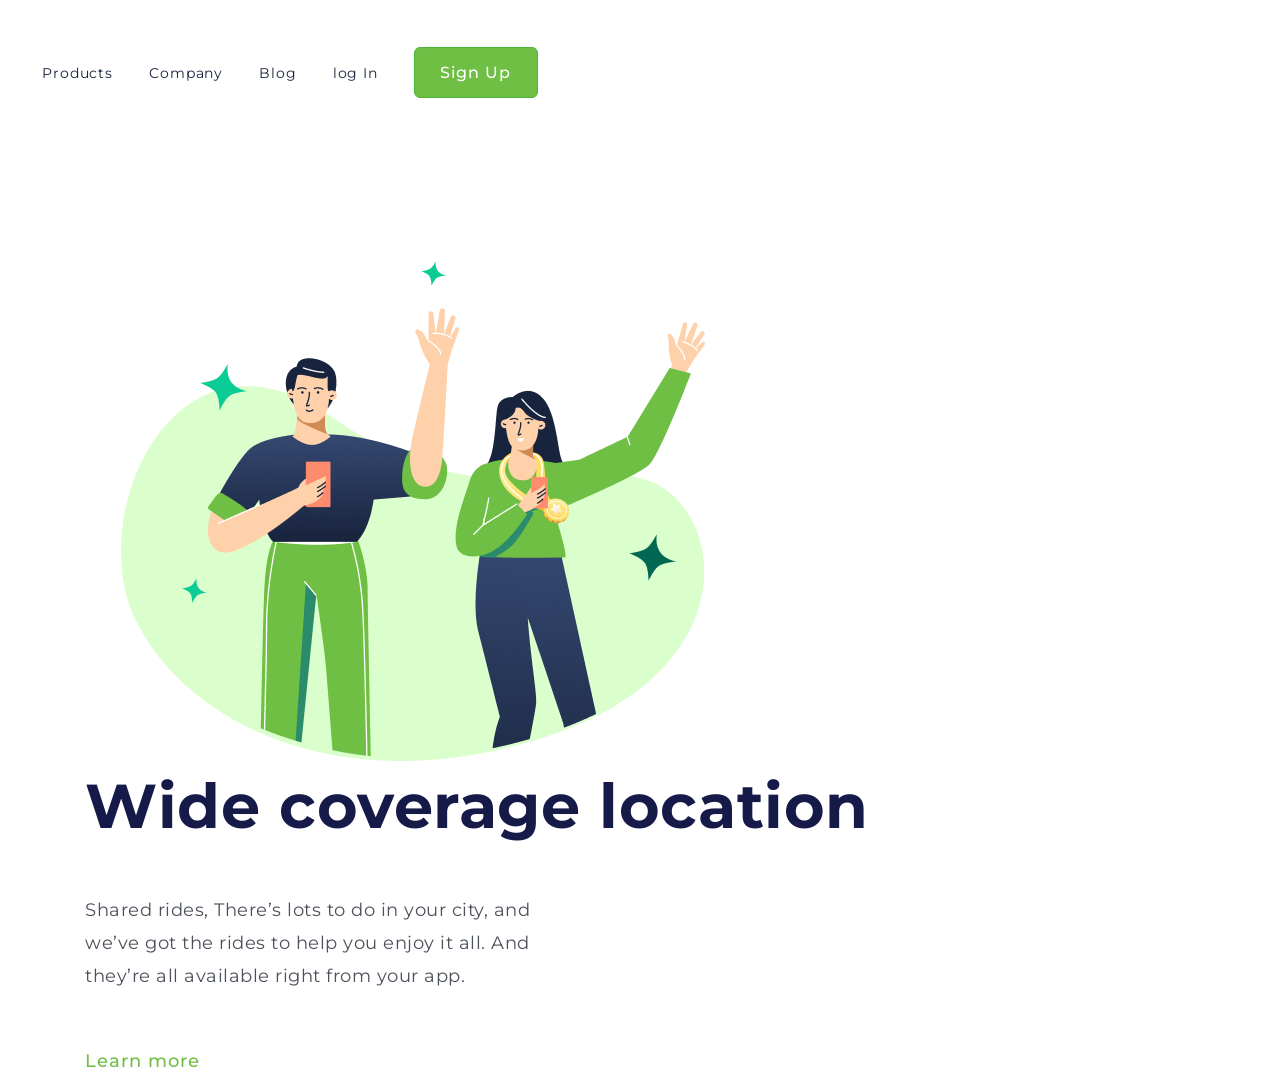
<file: 3/index.html>
<!DOCTYPE html>
<html lang="pt-br">

<head>
    <meta charset="UTF-8">
    <meta name="viewport" content="width=device-width, initial-scale=1.0">
    <title>Congratulation</title>
    <link rel="stylesheet" href="./styles.css">
    <link rel="preconnect" href="https://fonts.googleapis.com">
    <link rel="preconnect" href="https://fonts.gstatic.com" crossorigin>
    <link href="https://fonts.googleapis.com/css2?family=Montserrat:ital,wght@0,100..900;1,100..900&display=swap"
        rel="stylesheet">
</head>

<body>
    <header>
        <a class="link-header">Products</a>
        <a class="link-header">Company</a>
        <a class="link-header">Blog</a>
        <a class="link-header">log In</a>
        <button class="button-header">Sign Up</button>
    </header>

    <main>
        <img class="logo-imagem" src="./image.png">
        <div>
            <h1>
                Wide coverage location
            </h1>
            <p>
                Shared rides, There’s lots to do in your city, and we’ve got the rides to help you enjoy it all. And
                they’re
                all available right from your app.
            </p>
            <button class="button-main">Learn more</button>
        </div>


    </main>

</body>

</html>
</file>
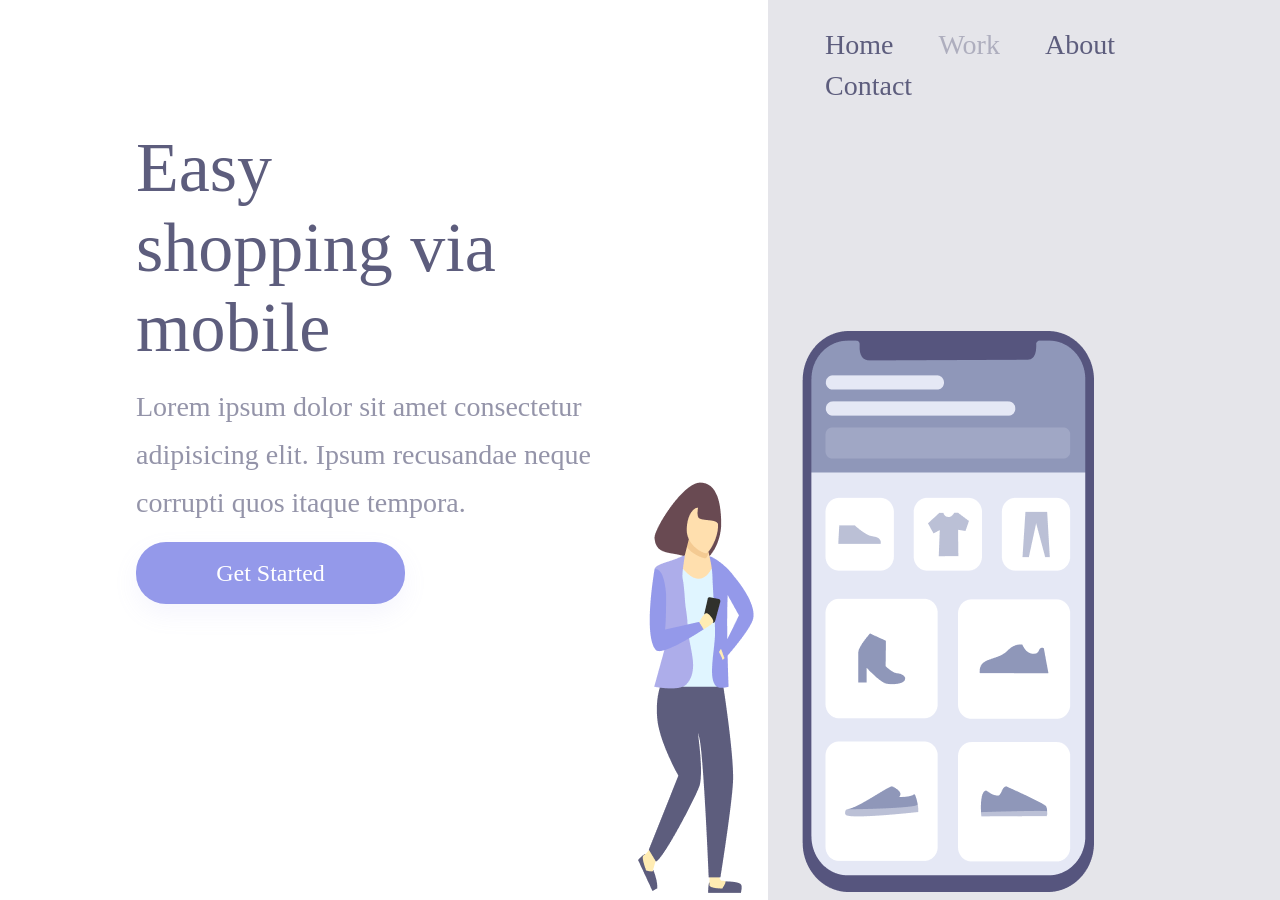
<file: 4/index.html>
<!DOCTYPE html>
<html lang="en">

<head>
    <meta charset="UTF-8">
    <meta name="viewport" content="width=device-width, initial-scale=1.0">
    <link rel="stylesheet" href="./styles.css">
    <title>PROJETO</title>
</head>

<body>
    <div class="wrapper">
        <section class="caixa-left">
            <h1>Easy shopping via mobile</h1>
            <p>Lorem ipsum dolor sit amet consectetur adipisicing elit. Ipsum recusandae neque corrupti quos itaque
                tempora.</p>
            <button>Get Started</button>
        </section>
        <section class="caixa-right">
            <header>
                <a>Home</a>
                <a>Work</a>
                <a>About</a>
                <a>Contact</a>
            </header>
            <img alt="Girl-cellphone" src="./image.png">
        </section>
    </div>

</body>

</html>
</file>
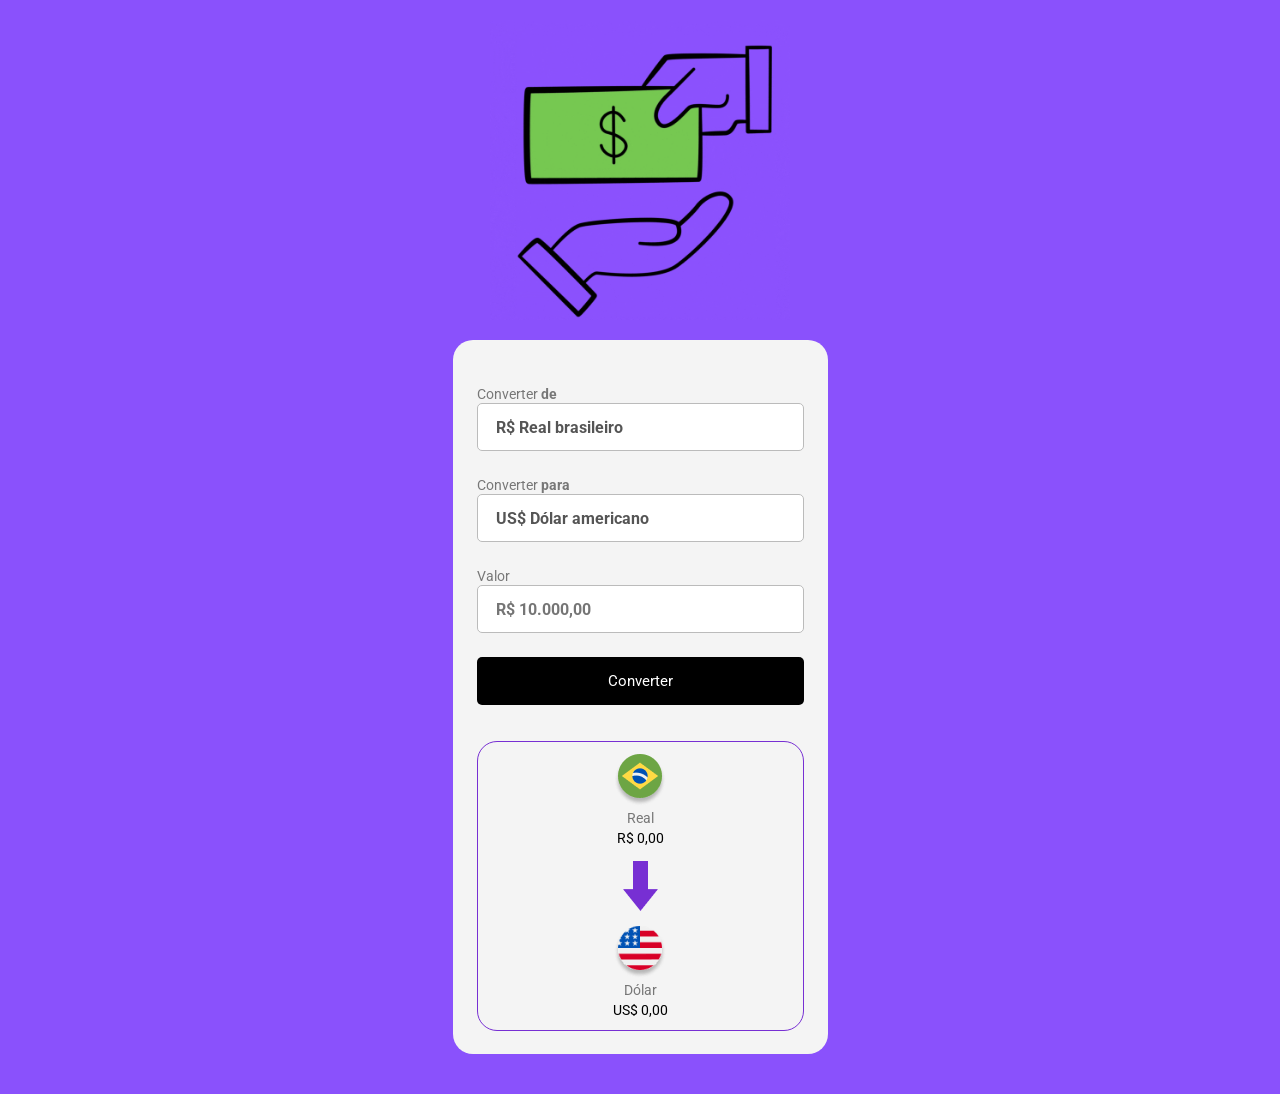
<file: 5/index.html>
<!DOCTYPE html>
<html lang="pt-br">

<head>
    <meta charset="UTF-8">
    <meta name="viewport" content="width=device-width, initial-scale=1.0">
    <link rel="preconnect" href="https://fonts.googleapis.com">
    <link rel="preconnect" href="https://fonts.gstatic.com" crossorigin>
    <link href="https://fonts.googleapis.com/css2?family=Montserrat:ital,wght@0,100..900;1,100..900&family=Roboto:ital,wght@0,100..900;1,100..900&display=swap" rel="stylesheet">
    <link rel="stylesheet" href="style.css">
    <title>DevClub -> Convert Money</title>

</head>

<body>
    <img class="logo" src="./assets/logo.gif" alt="logo-convert-money">

    <main>
        <label>
            Converter <b>de</b>
            <select>
                <option>R$ Real brasileiro</option>
            </select>
        </label>

        <label>
            Converter <b>para</b>
            <select class="currency-select">
                <option value="dolar">US$ Dólar americano</option>
                <option value="euro">€ Euro</option>
                <option value="libra">£ Libra</option>
                <option value="btc">Bitcoin</option>
                <option value="real">R$ Real brasileiro</option>
            </select>
        </label>

        <label>
            Valor
            <input class="input-currency" type="number" placeholder="R$ 10.000,00">
        </label>

        <button class="convert-button">Converter</button>

        <section>

            <div class="currency-box">
                <img id="currency-convert-img" src="./assets/real.png" alt="logo-real">
                <p class="currency">Real</p>
                <p class="currency-value-convert">R$ 0,00</p>
            </div>

            <img class="arrow-img" src="./assets/arrow.png" alt="seta">

            <div class="currency-box">
                <img id="currency-image" src="assets/dolar.png" alt="logo-dolar">
                <p class="currency" id="currency-name">Dólar</p>
                <p class="currency-value">US$ 0,00</p>
            </div>

        </section>

    </main>

</body>
<script src="./scripts.js"></script>

</html>
</file>
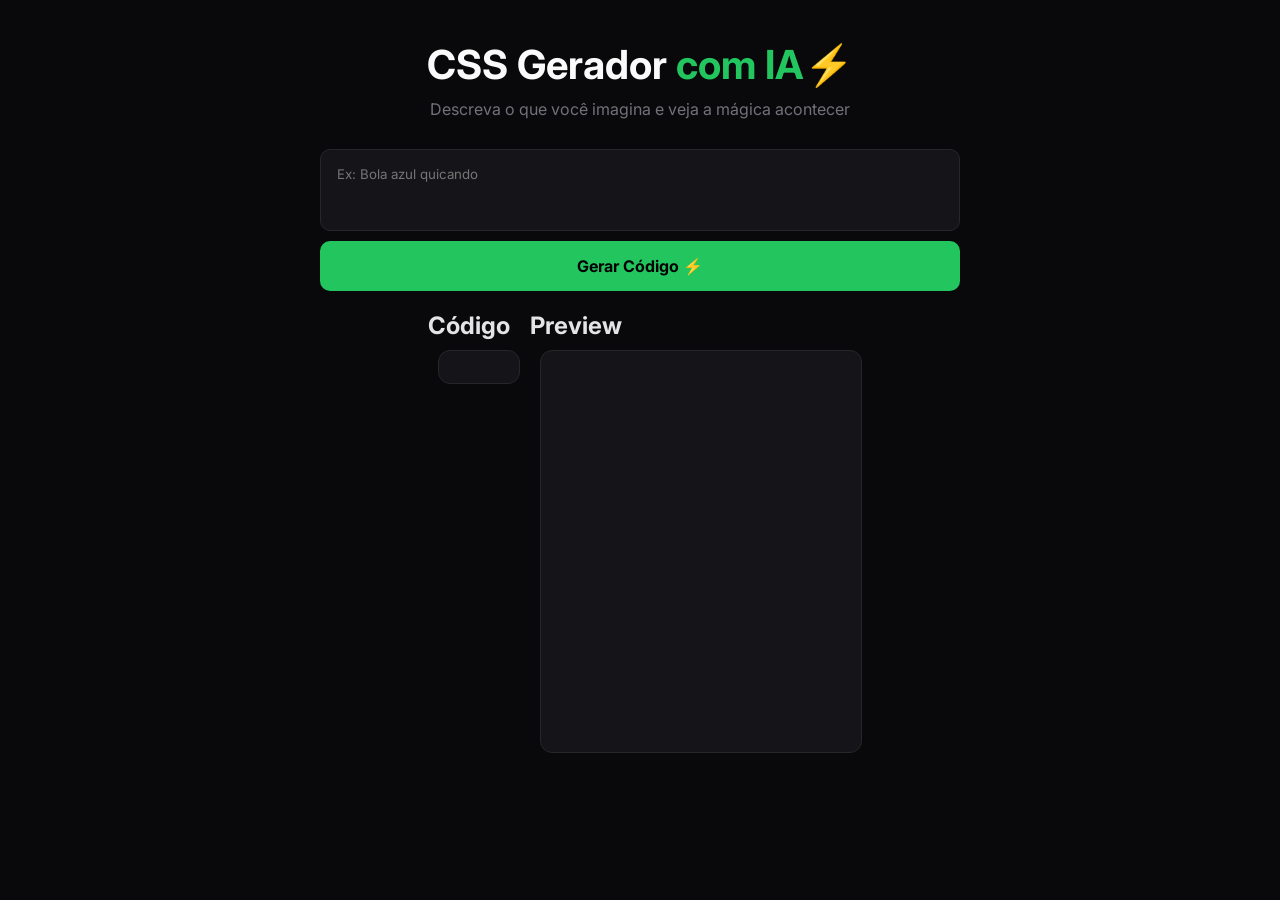
<file: IA/index.html>
<!DOCTYPE html> <!-- A VERSÃO DO HTML QUE ESTAMOS USANDO -->
<!-- VERSÃO 5 DO HTML (MAIS MODERNA) -->

<html lang="pt-br">

<head>
    <meta charset="UTF-8"> <!-- PADRÃO DE CARACTERES -->
    <meta name="viewport" content="width=device-width, initial-scale=1.0">
    <link rel="stylesheet" href="styles.css">
    <link rel="preconnect" href="https://fonts.googleapis.com">
    <link rel="preconnect" href="https://fonts.gstatic.com" crossorigin>
    <link
        href="https://fonts.googleapis.com/css2?family=Inter:ital,opsz,wght@0,14..32,100..900;1,14..32,100..900&display=swap"
        rel="stylesheet">

    <title>DevClub - Gerador de IA</title>
</head>

<body>
    <h1>
        CSS Gerador <span>com IA</span>⚡️
    </h1>

    <p>
        Descreva o que você imagina e veja a mágica acontecer
    </p>

    <!-- area de texto -->
    <!-- rows - linhas -->
    <textarea rows="3" class="caixa-texto" placeholder="Ex: Bola azul quicando"></textarea>

    <button class="botao-gerar">Gerar Código ⚡️</button>

    <!-- div = caixa invisível -->
    <div class="resultado">

        <div>
            <h2>Código</h2>
            <p class="bloco-codigo"></p>
        </div>

        <div>
            <h2>Preview</h2>
            <iframe class="resultado-codigo"></iframe>
        </div>

    </div>

</body>

<script src="scripts.js">

</script>


</html>
</file>
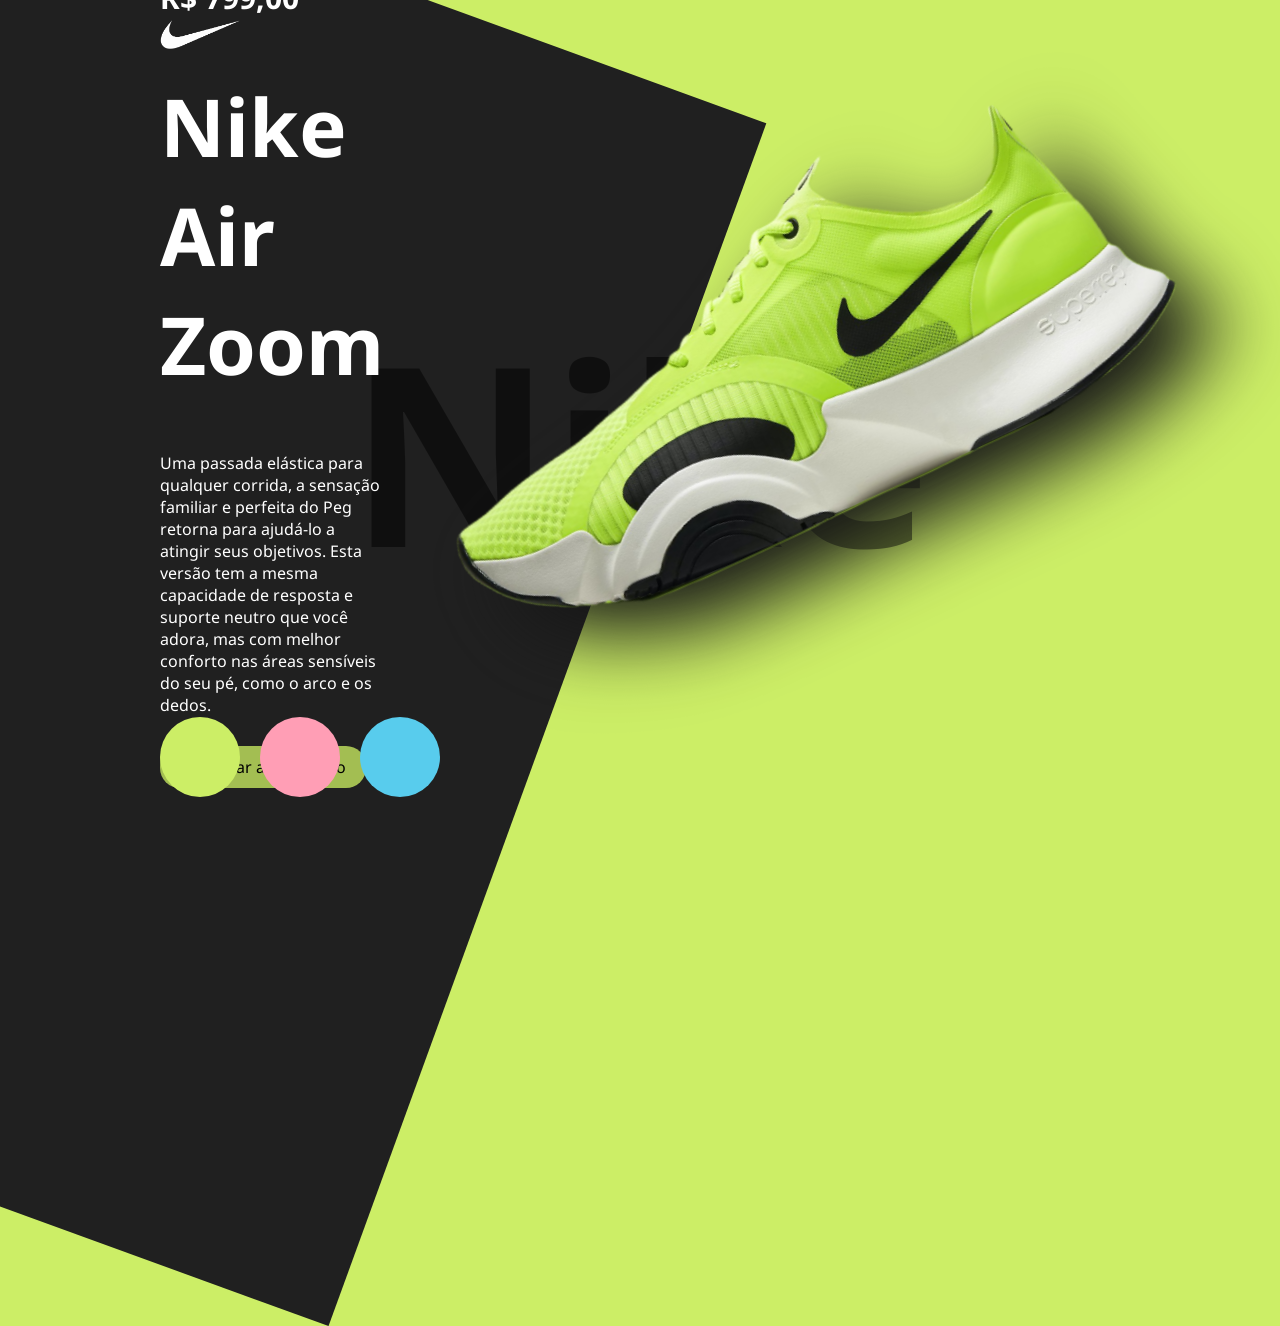
<file: NIKE DEVCLUB/index.html>
<!DOCTYPE html> 
<html lang="pt-br"> 

<head>
  <meta charset="UTF-8">
  <meta name="viewport" content="width=device-width, initial-scale=1.0">
  <link rel="stylesheet" href="styles.css">
  <link rel="preconnect" href="https://fonts.googleapis.com">
  <link rel="preconnect" href="https://fonts.gstatic.com" crossorigin>
  <link href="https://fonts.googleapis.com/css2?family=Noto+Sans:ital,wght@0,100..900;1,100..900&display=swap"
    rel="stylesheet">
  <title>Nike DevClub</title>
</head>

<body>
  <img src="img/logo.png" class="logo">

  <div class="caixa-principal">

    <div class="caixa-texto">
      <h4>R$ 799,00</h4>

      <h1>Nike Air Zoom</h1>

      <p>
        Uma passada elástica para qualquer corrida, a sensação familiar e perfeita do Peg retorna para ajudá-lo a
        atingir seus objetivos. Esta versão tem a mesma capacidade de resposta e suporte neutro que você adora, mas com
        melhor conforto nas áreas sensíveis do seu pé, como o arco e os dedos.
      </p>

      <a class="botao-carrinho">
        Adicionar ao Carrinho
      </a>
    </div>

    <div class="caixa-imagem">
      <img src="img/nike1.png" class="imagem-tenis">
    </div>

  </div>

  ,<div class="caixa-botoes">
    <div onclick="mudarvisual('#ccee66', 'img/nike1.png')" class="botoes verde"></div>

    <div onclick="mudarvisual('#ff9eb5', 'img/nike3.png')" class="botoes rosa"></div>

    <div onclick="mudarvisual('#58cced', 'img/nike2.png')" class="botoes azul"></div>
  </div>



</body>

<script src="scripts.js"></script>


</html>
</file>
<file: 3/styles.css>
* {
    font-family: "Montserrat", sans-serif;
    margin: 0;
    padding: 0;
    box-sizing: border-box;
}
.logo-imagem {
    margin-top: 163px;
    margin-left: 121px;
    display: inline-block;
}

header {
    margin-top: 47px;
    margin-left: 42px;
}

.link-header {
    font-weight: 400;
    font-size: 14px;
    line-height: 21px;
    text-align: center;
    letter-spacing: 0.875px;
    color: #17233d;
    margin-right: 32px;
    cursor: pointer;
    
}

.button-header {
    background: #6fbf44;
    border: 1px solid #4cb538;
    border-radius: 6px;
    width: 124px;
    height: 51px;
    cursor: pointer;
    font-weight: 500;
    font-size: 16px;
    line-height: 24px;
    letter-spacing: 1px;
    color: #ffffff;
}
.button-main {
    font-weight: 500;
    font-size: 18px;
    line-height: 27px;
    letter-spacing: 1px;
    color: #6fbf44;
    cursor: pointer;
    border: none;
    background: transparent;
}

div {
    display: inline-block;
    margin-left: 85px;
}

h1 {
    font-weight: 700;
    font-size: 62px;
    line-height: 82px;
    letter-spacing: 0.59px;
    color: #161a49;

}

p {
    font-weight: 400;
    font-size: 18px;
    line-height: 33px;
    letter-spacing: 0.5px;
    color: #4b505a;
    margin-top: 47px;
    margin-bottom: 55px;
    width: 493px;
}
</file>
<file: 4/styles.css>
* {
    margin: 0;
    padding: 0;
    box-sizing: border-box;
    font-family: 'Times New Roman', Times, serif;
    font-weight: 400;
    color: #5d5d7d;
}

.wrapper {
    height: 100vh;
    width: 100vw;
    
}

.caixa-left {
    display: inline-block;
    width: 60%;
    padding-left: 136px;
    margin-top: 10%;
}

    

.caixa-right {
    display: inline-block;
    background-color: rgba(93,93,125,0.16);
    width: 40%;
    height: 100vh;
    position: absolute;

}



img {
    position: relative;
    top: 25%;
    right: 130px;
}

h1 {
    font-size: 70px;
    line-height: 80px;
    width: 368px;
}

p {
    font-size: 28px;
    line-height: 48px;
    opacity: 0.66;
    margin: 15px 0;
    width: 540px;
}

button {
    width: 269px;
    height: 62px;
    background: #9499ea;
    box-shadow: 0px 10px 24px rgba(148,153,234,0.0979959);
    font-size: 24px;
    line-height: 36px;
    cursor: pointer;
    text-align: center;
    color: #ffffff;
    border: none;
    border-radius: 30px;
}

button:hover {
    opacity: 0.8;
}

button:active {
    opacity: 0.5;
}

a {
    font-size: 28px;
    line-height: 41px;
    color: #5d5d7d;
    margin-right: 41px;
    cursor: pointer;
}

a:nth-child(2) {
    opacity: 0.4;
}

a:hover {
    opacity: 0.5;
}

a:active {
    opacity: 0.8;
}

header {
    margin: 24px 0 0 57px;

}
@media screen and (max-width: 900px) {
    .caixa-left {
        width: 100%;
        height: 50%;
        padding: 0;
        margin: 0;
    }

    .caixa-right {
        display: block;
        height: auto;
        width: 100%;
        position: static;
        padding: 40px;
    }

    img {
        position: static;
        width: 90%;
    }

    header {
        display: none;
    }
    
    h1 {
        font-size: 36px;
        line-height: 52px;
        width: auto;
        margin:  58px 50px 0 50px;
        text-align: center;
    }

    p {
        margin: 50px 40px;
        width: auto;
        font-size: 20px;
        line-height: 24px;
        text-align: center;
    }
    
    button {
        margin: 0 auto;
        display: block;
        cursor: pointer;
    }


}
</file>
<file: 5/style.css>
* {
    margin: 0;
    padding: 0;
    box-sizing: border-box;
    font-family: 'Roboto', sans-serif;
    outline: none;
}

body {
    background-color: #8A51FC;
}

.logo {
    width: 300px;
    margin: 20px auto;
    display: block;
}

main {
    width: 375px;
    background: #f4f4f4;
    border-radius: 20px;
    margin: 0 auto 40px;
    padding: 44px 24px 23px;

}

label {
    color: #777777;
    font-weight: 400;
    font-size: 14px;
}

select {
    background: #ffffff;
    border: 1px solid #bbbbbb;
    height: 48px;
    width: 100%;
    margin-bottom: 24px;
    appearance: none;
    padding-left: 18px;
    font-weight: 700;
    font-size: 16px;
    color: #555555;
    cursor: pointer;
    border-radius: 5px;
}

input {
    background: #ffffff;
    border: 1px solid #bbbbbb;
    height: 48px;
    width: 100%;
    margin-bottom: 24px;
    appearance: none;
    padding-left: 18px;
    font-weight: 700;
    font-size: 16px;
    color: #555555;
    border-radius: 5px;
    
}

.convert-button {
    background: #000000;
    border-radius: 5px;
    width: 100%;
    border: none;
    height: 48px;
    color: #ffffff;
    cursor: pointer;
    font-weight: 400;
    font-size: 15px;
}

.convert-button:hover{
    opacity: 0.8;
}

.convert-button:active{
    opacity: 0.6;
}

section {
    border: 1px solid #772fd3;
    border-radius: 20px;
    margin-top: 36px;
    padding: 12px;
    display: flex;
    flex-direction: column;
    align-items: center;
}

.arrow-img {
    margin: 15px 0;
}

.currency-box {
    display: flex;
    flex-direction: column;
    align-items: center;
    gap: 4px;
}

.currency {
    color: #777777;
    font-size: 14px;
}

.currency-value, .currency-value-convert {
    font-weight: 400;
    font-size: 14px;
}
</file>
<file: IA/styles.css>
* {
    margin: 0;
    padding: 0;
    box-sizing: border-box;
    font-family: "Inter", sans-serif;
}

body {
    background: #09090b;
    /* Cor de fundo */
    color: #e4e4e7;
    /* Cor dos textos */
    padding: 40px;
    display: flex;
    /* Mostra os itens - habilita super poderes */
    flex-direction: column;
    align-items: center;
}

h1 {
    font-size: 40px;
    /* tamanho do texto */
    color: #fafafa;
    font-weight: bold;
    /* Grossura da fonte */
    /* bold = negrito */
}

span {
    color: #22c55e;
}

p {
    color: #71717a;
    margin: 10px;
}

textarea {
    resize: none;
    width: 100%;
    max-width: 640px;
    /* Largura */
    padding: 16px;
    border: 1px solid #27272a;
    /* trocar a cor da borda*/
    border-radius: 10px;
    /* arredondar a borda */
    background: #141419;
    /* cor de fundo */
    color: #fafafa;
    outline: none;
    margin-top: 20px;
}

button {
    width: 100%;
    max-width: 640px;
    background: #22c55e;
    font-size: 16px;
    font-weight: bold;
    border-radius: 10px;
    border: none;
    padding: 15px;
    cursor: pointer;
    margin-top: 10px;
}

.bloco-codigo {
    background: #141419;
    border: 1px solid #27272a;
    border-radius: 12px;
    padding: 16px;
    font-size: 14px;
    color: #34d399;
    line-height: 2;
    overflow: auto;
    width: 100%;
    max-width: 450px;
    /* largura maxima */
    max-height: 450px;
    /* altura máxima */
    white-space: pre-wrap;
}

.resultado-codigo {
    width: 100%;
    max-width: 450px;
    height: 100%;
    min-height: 350px;
    border: 1px solid #27272a;
    border-radius: 12px;
    background: #141419;
    max-height: 450px;
    margin: 10px;
}

.resultado {
    width: 100%;
    max-width: 1200px;
    display: flex;
    justify-content: center;
    gap: 20px;
    margin-top: 20px;
}
</file>
<file: NIKE DEVCLUB/styles.css>
body {
    margin: 0;
    padding: 0;
    background: #ccee66;
    color: white;
    padding: 20px 160px;
    height: 100vh;
    font-family: "Noto Sans", sans-serif;

    overflow: hidden;

}

body::before {
    content: '';
    background: #202020;
    width: 100%;
    height: 120%;
    position: absolute;
    top: 0;
    left: -600px;
    transform: rotate(-70deg);
    

}

body::after {
    content: 'Nike';
    position: absolute;
    top: 50%;
    left: 50%;
    transform: translate(-50%, -50%);
    color: black;
    font-size: 250px;
    font-weight: bold;
    opacity: 0.5;

}

.logo {
    width: 80px;
    position: absolute;


}

h4 {
    font-size: 30px;
}

h1 {
    font-size: 80px;
}

p {
    font-size: 16px;
    margin-bottom: 40px;
}

.botao-carrinho {
    background: #a3be52;
    padding: 10px 20px;
    border-radius: 20px;
    font-size: 16px;
    color: rgb(0, 0, 0);
    cursor: pointer;
    transition: 0.5s;
}

.botao-carrinho:hover {
    opacity: 0.7;

}

.imagem-tenis {
    width: 800px;
    transform: rotate(-25deg);
    filter: drop-shadow(30px 45px 40px #161616);
    transition: 1s;
}
.troca-efeito {
    opacity: 0;
    transform: rotate(-25deg) translateY(-30px);


}
.caixa-principal {
    display: flex;
    justify-content: space-between;
    align-items: center;
    height: 75%;
    position: relative;
    z-index: 1;

}

.caixa-texto {
    max-width: 500px;
}

.caixa-botoes {
    position: relative;
    z-index: 2;
    display: flex;
    gap: 20px;
}

.botoes {
    width: 80px;
    height: 80px;
    border-radius: 50%;
    cursor: pointer;
}

.botoes:active {
    opacity: 0.6;

}

.verde {
    background: #ccee66;
}

.azul {
    background: #58cced;
}

.rosa {
    background: #ff9eb5;
}
</file>
